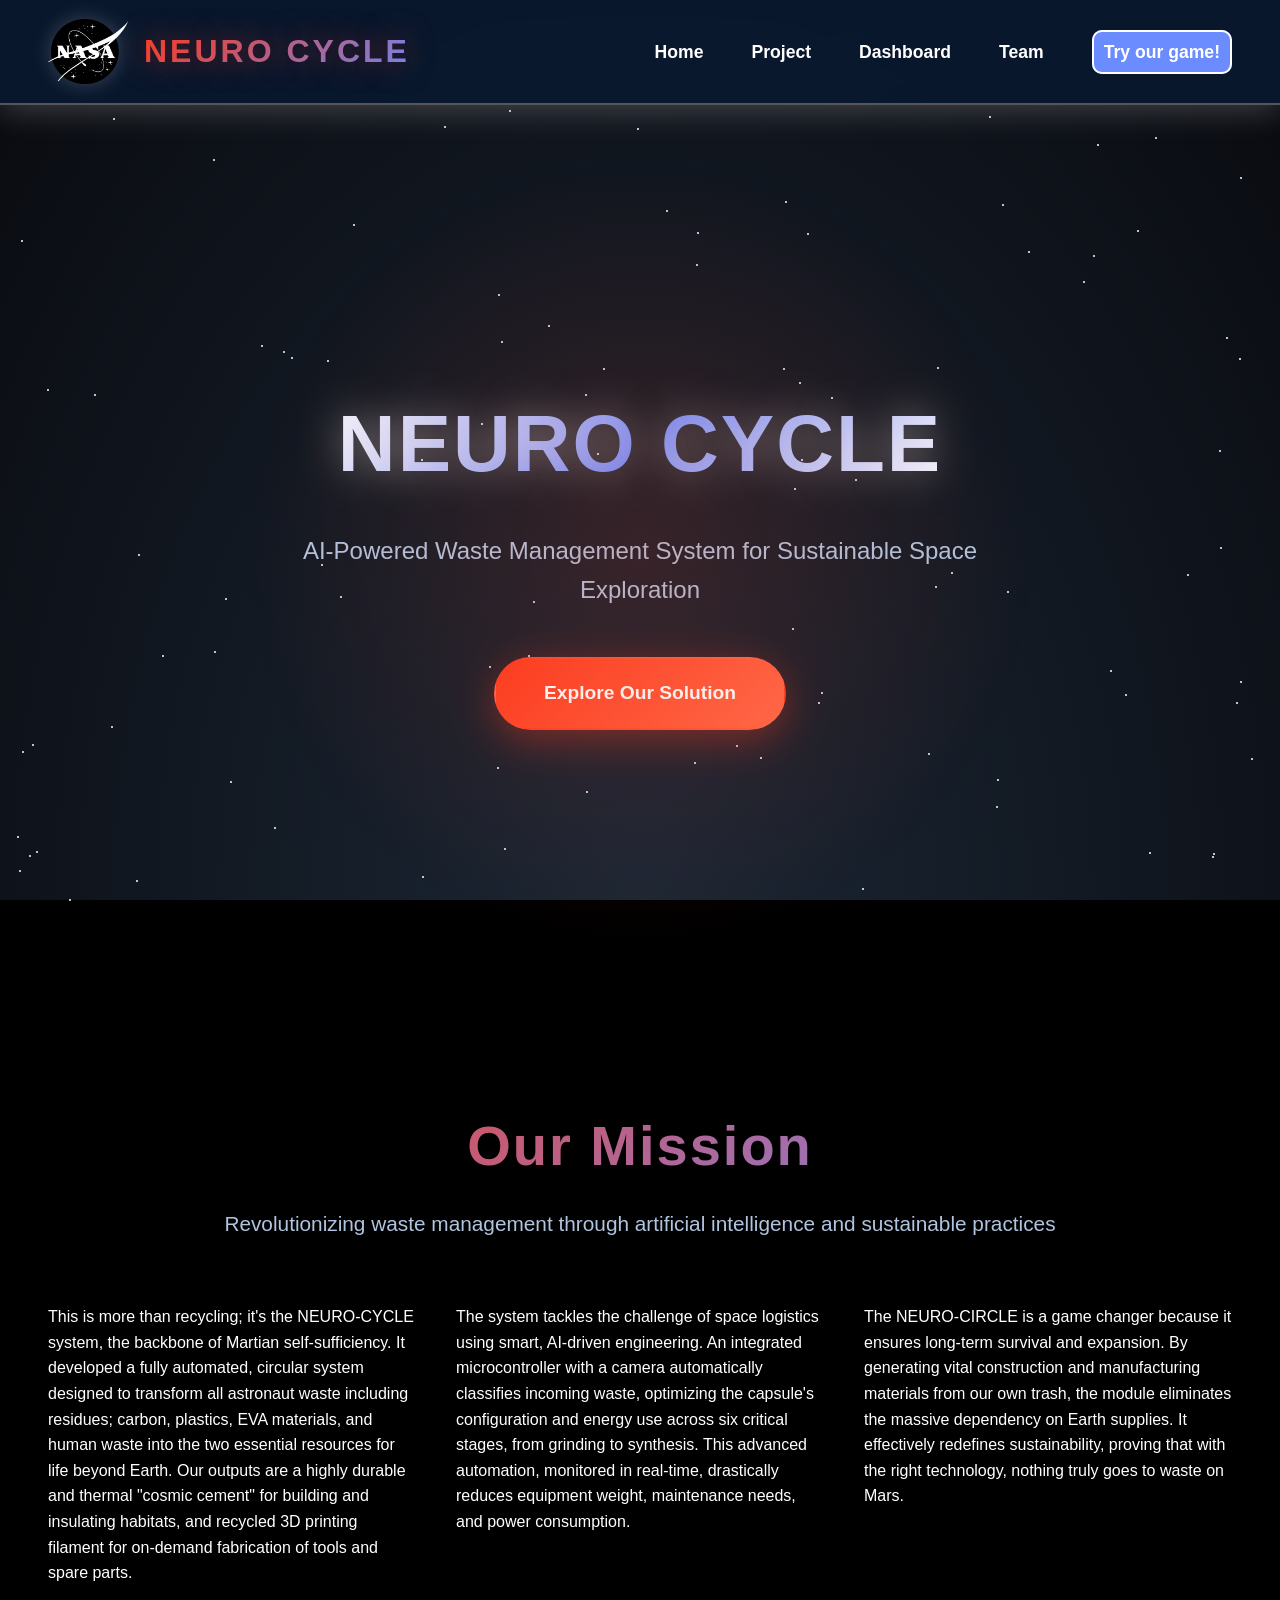
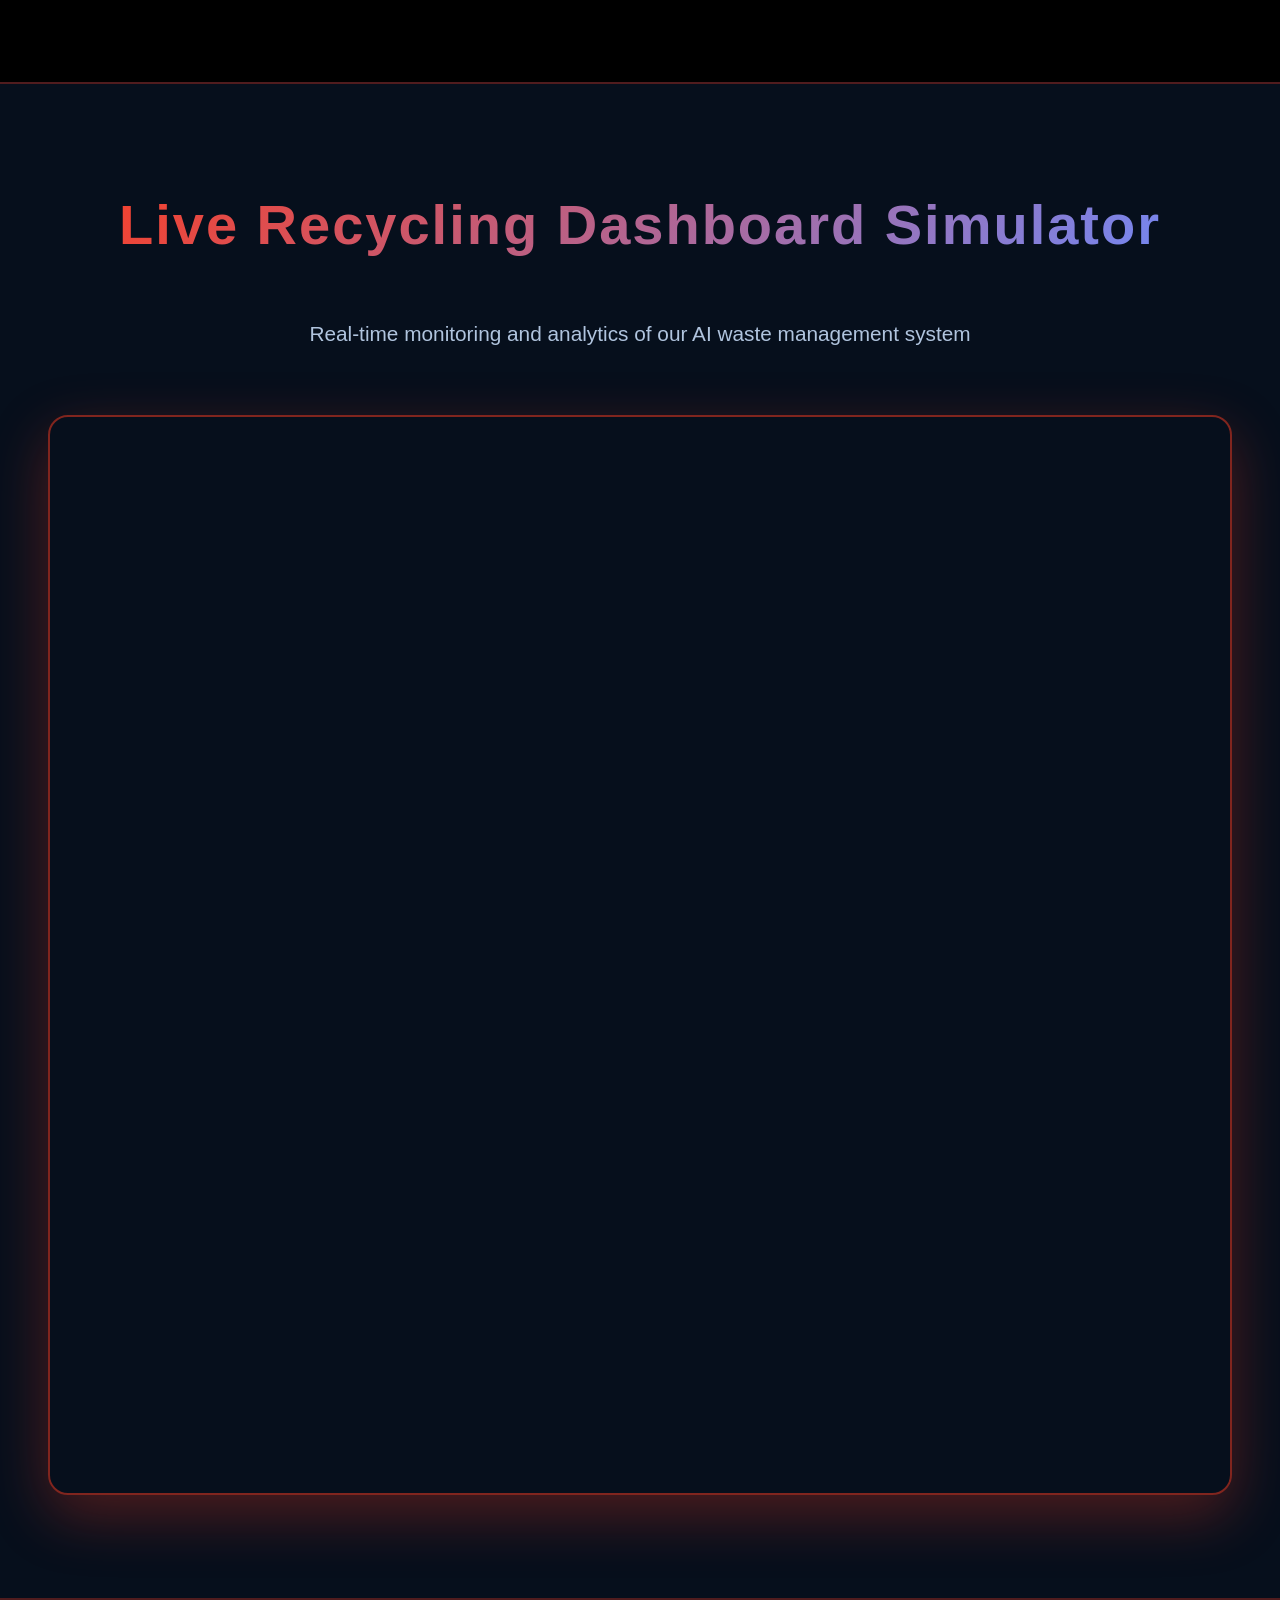
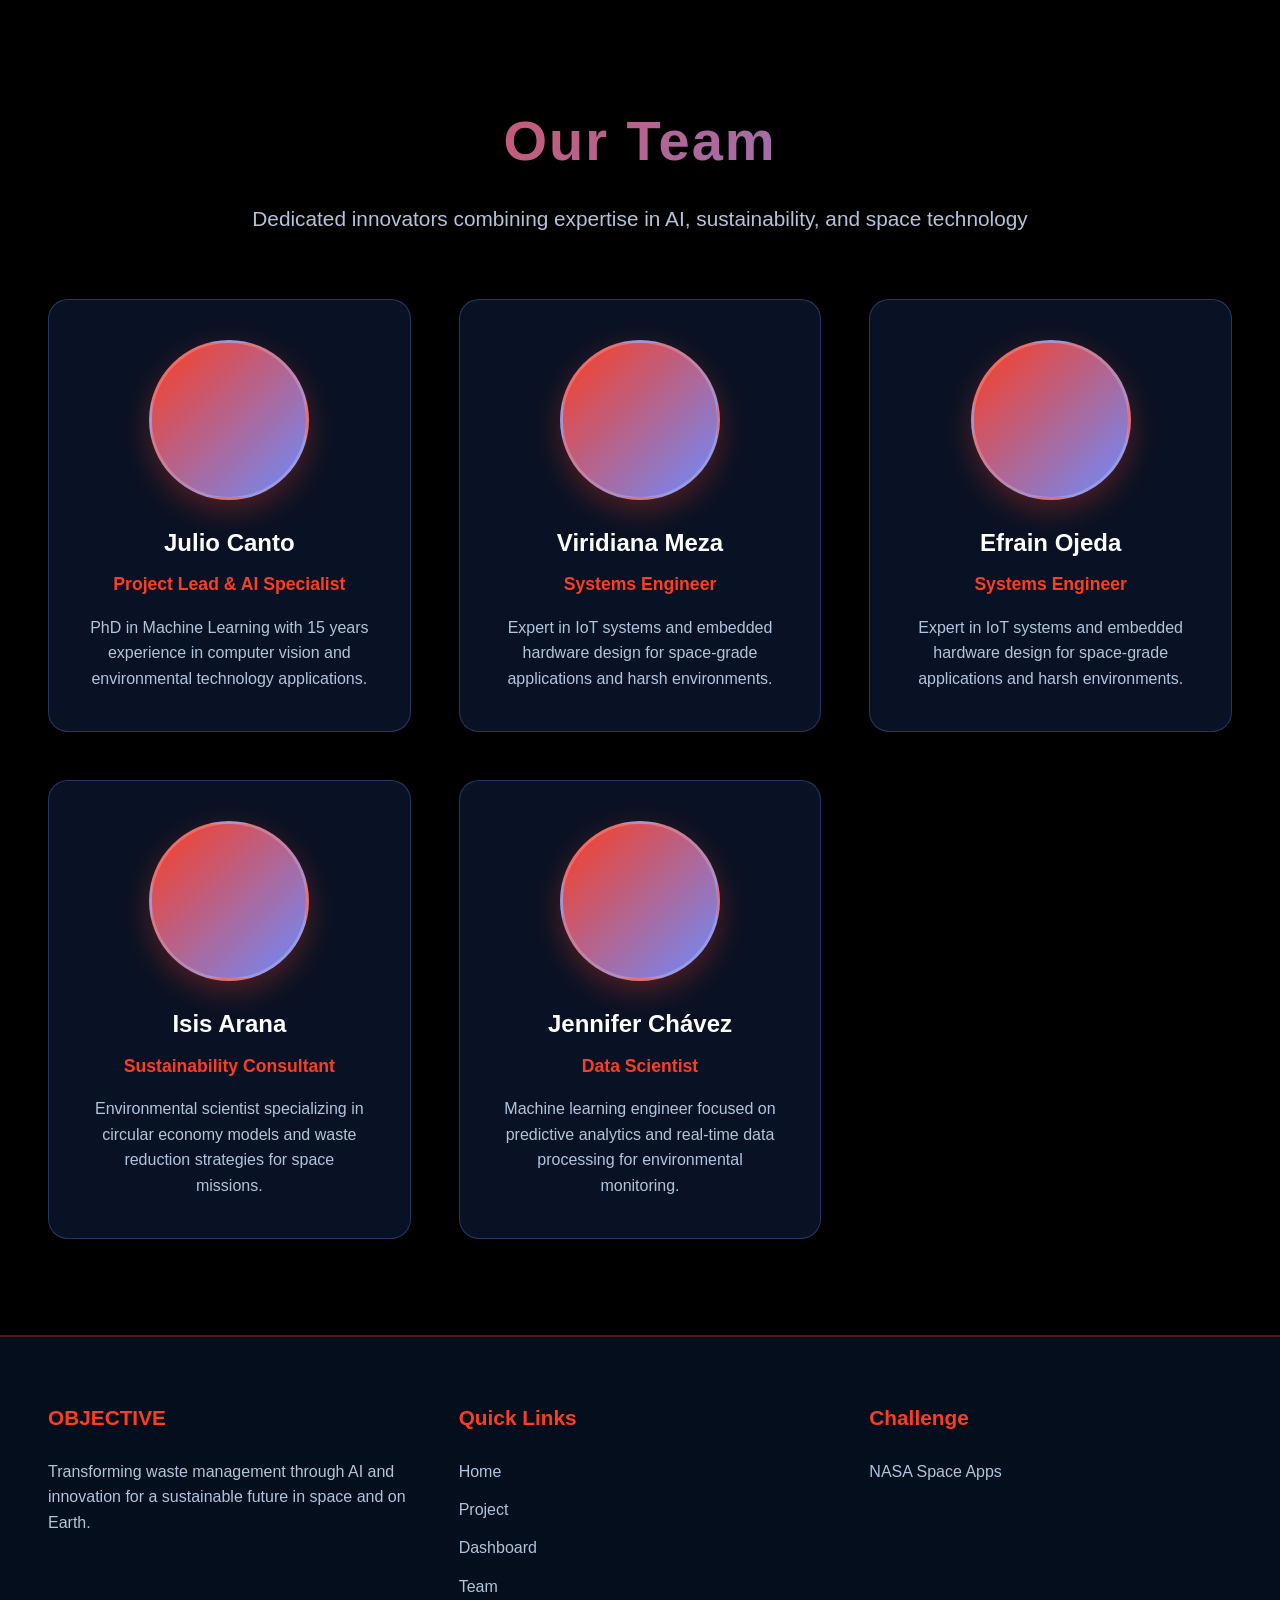
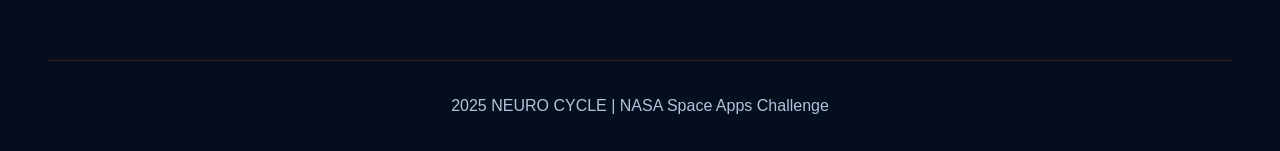
<file: index.html>
<!DOCTYPE html>
<html lang="en">
<head>
    <meta charset="UTF-8">
    <meta name="viewport" content="width=device-width, initial-scale=1.0">
    <title>NEURO CYCLE - NASA Space Apps Challenge 2025</title>
    <link rel="stylesheet" href="styles.css">
</head>
<body>
    <!-- Animated Space Background -->
    <div class="space-bg">
        <div class="stars" id="stars"></div>
    </div>

    <!-- Header -->
    <header>
        <nav>
            <div class="name-container">
                <img class="nasa-item" src="images/nasa-icon.png" alt="NASA">
                <div class="logo">NEURO CYCLE</div>
            </div>
            <ul>
                <li><a href="#inicio">Home</a></li>
                <li><a href="#project">Project</a></li>
                <li><a href="#dashboard">Dashboard</a></li>
                <li><a href="#team">Team</a></li>
                <li><a target="_blank" class="game-simulator" href="https://www.roblox.com/games/82959101077297/">Try our game!</a></li>
            </ul>
        </nav>
    </header>

    <!-- Hero Section -->
    <div class="hero" id="inicio">
        <h1>NEURO CYCLE</h1>
        <p>AI-Powered Waste Management System for Sustainable Space Exploration</p>
        <a href="#project" class="cta-button">Explore Our Solution</a>
    </div>

    <!-- Project Overview -->
    <section id="project">
        <h2>Our Mission</h2>
        <p class="section-subtitle">Revolutionizing waste management through artificial intelligence and sustainable practices</p>
        
        <div class="services-grid">
            <p>This is more than recycling; it's the NEURO-CYCLE system, the backbone of Martian self-sufficiency. It developed a fully automated, circular system designed to transform all astronaut waste including residues; carbon, plastics, EVA materials, and human waste into the two essential resources for life beyond Earth. Our outputs are a highly durable and thermal "cosmic cement" for building and insulating habitats, and recycled 3D printing filament for on-demand fabrication of tools and spare parts.</p>
            <p>The system tackles the challenge of space logistics using smart, AI-driven engineering. An integrated microcontroller with a camera automatically classifies incoming waste, optimizing the capsule's configuration and energy use across six critical stages, from grinding to synthesis. This advanced automation, monitored in real-time, drastically reduces equipment weight, maintenance needs, and power consumption.</p>
            <p>The NEURO-CIRCLE is a game changer because it ensures long-term survival and expansion. By generating vital construction and manufacturing materials from our own trash, the module eliminates the massive dependency on Earth supplies. It effectively redefines sustainability, proving that with the right technology, nothing truly goes to waste on Mars.</p>
        </div>
    </section>

    <!-- Dashboard Section -->
    <div class="dashboard-section" id="dashboard">
        <div class="dashboard-container">
            <h2>Live Recycling Dashboard Simulator</h2>
            <p class="section-subtitle">Real-time monitoring and analytics of our AI waste management system</p>
            <iframe src="https://v0-recycling-dashboard.vercel.app/" allowfullscreen></iframe>
        </div>
    </div>

    <!-- Team Section -->
    <section id="team">
        <h2>Our Team</h2>
        <p class="section-subtitle">Dedicated innovators combining expertise in AI, sustainability, and space technology</p>
        
        <div class="team-grid">
            <div class="team-member">
                <div class="team-member-photo"></div>
                <h3>Julio Canto</h3>
                <p class="role">Project Lead & AI Specialist</p>
                <p>PhD in Machine Learning with 15 years experience in computer vision and environmental technology applications.</p>
            </div>
            <div class="team-member">
                <div class="team-member-photo"></div>
                <h3>Viridiana Meza</h3>
                <p class="role">Systems Engineer</p>
                <p>Expert in IoT systems and embedded hardware design for space-grade applications and harsh environments.</p>
            </div>
                <div class="team-member">
                <div class="team-member-photo"></div>
                <h3>Efrain Ojeda</h3>
                <p class="role">Systems Engineer</p>
                <p>Expert in IoT systems and embedded hardware design for space-grade applications and harsh environments.</p>
            </div>
            <div class="team-member">
                <div class="team-member-photo"></div>
                <h3>Isis Arana</h3>
                <p class="role">Sustainability Consultant</p>
                <p>Environmental scientist specializing in circular economy models and waste reduction strategies for space missions.</p>
            </div>
            <div class="team-member">
                <div class="team-member-photo"></div>
                <h3>Jennifer Chávez</h3>
                <p class="role">Data Scientist</p>
                <p>Machine learning engineer focused on predictive analytics and real-time data processing for environmental monitoring.</p>
            </div>
        </div>
    </section>

    <!-- Footer -->
    <footer>
        <div class="footer-content">
            <div class="footer-section">
                <h4>OBJECTIVE</h4>
                <p>Transforming waste management through AI and innovation for a sustainable future in space and on Earth.</p>
            </div>
            <div class="footer-section">
                <h4>Quick Links</h4>
                <a href="#inicio">Home</a>
                <a href="#project">Project</a>
                <a href="#dashboard">Dashboard</a>
                <a href="#team">Team</a>
            </div>
             <div class="footer-section">
                <h4>Challenge</h4>
                <a target="_blank" href="https://www.spaceappschallenge.org/">NASA Space Apps</a>
            </div>
        </div>
        <div class="footer-bottom">
            <p> 2025 NEURO CYCLE | NASA Space Apps Challenge </p>
        </div>
    </footer>

    <script>
        // Generate animated stars
        const starsContainer = document.getElementById('stars');
        for (let i = 0; i < 100; i++) {
            const star = document.createElement('div');
            star.className = 'star';
            star.style.left = Math.random() * 100 + '%';
            star.style.top = Math.random() * 100 + '%';
            star.style.animationDelay = Math.random() * 3 + 's';
            starsContainer.appendChild(star);
        }

        // Smooth scrolling
        document.querySelectorAll('a[href^="#"]').forEach(anchor => {
            anchor.addEventListener('click', function (e) {
                e.preventDefault();
                const target = document.querySelector(this.getAttribute('href'));
                if (target) {
                    target.scrollIntoView({ behavior: 'smooth', block: 'start' });
                }
            });
        });

    </script>
</body>
</html>
</file>
<file: styles.css>
* {
            margin: 0;
            padding: 0;
            box-sizing: border-box;
        }

        body {
            font-family: 'Segoe UI', Tahoma, Geneva, Verdana, sans-serif;
            line-height: 1.6;
            color: #fff;
            background: #000;
            overflow-x: hidden;
        }

        /* Animated Space Background */
        .space-bg {
            position: fixed;
            top: 0;
            left: 0;
            width: 100%;
            height: 100%;
            background: radial-gradient(ellipse at bottom, #1B2735 0%, #090A0F 100%);
            z-index: -1;
        }

        .stars {
            position: fixed;
            top: 0;
            left: 0;
            width: 100%;
            height: 100%;
            pointer-events: none;
        }

        .star {
            position: absolute;
            width: 2px;
            height: 2px;
            background: white;
            border-radius: 50%;
            animation: twinkle 3s infinite;
        }

        @keyframes twinkle {
            0%, 100% { opacity: 0.3; }
            50% { opacity: 1; }
        }

        /* Header */
        header {
            background: rgba(10, 25, 47, 0.95);
            backdrop-filter: blur(10px);
            border-bottom: 2px solid #565656;
            padding: 1.2rem 0;
            position: sticky;
            top: 0;
            z-index: 1000;
            box-shadow: 0 5px 30px rgba(186, 186, 186, 0.3);
        }

        nav {
            max-width: 1400px;
            margin: 0 auto;
            display: flex;
            justify-content: space-between;
            align-items: center;
            padding: 0 3rem;
        }

        .name-container {
            display: flex;
            align-items: center;
            gap: 1rem;
        }

        .nasa-item {
            width: 80px;
            height: 65px;
            filter: drop-shadow(0 0 10px rgba(255, 255, 255, 0.2));
            animation: float 3s ease-in-out infinite;
        }

        @keyframes float {
            0%, 100% { transform: translateY(0px); }
            50% { transform: translateY(-10px); }
        }

        .logo {
            font-size: 2rem;
            font-weight: 900;
            letter-spacing: 3px;
            background: linear-gradient(135deg, #FC3D21 0%, #6B8CFF 100%);
            -webkit-background-clip: text;
            -webkit-text-fill-color: transparent;
            text-shadow: 0 0 30px rgba(252, 61, 33, 0.5);
        }

        nav ul {
            display: flex;
            list-style: none;
            gap: 3rem;
        }

        nav a {
            color: #fff;
            text-decoration: none;
            font-weight: 600;
            font-size: 1.1rem;
            transition: all 0.3s;
            position: relative;
        }

        nav a::after {
            content: '';
            position: absolute;
            bottom: -5px;
            left: 0;
            width: 0;
            height: 2px;
            background: #FC3D21;
            transition: width 0.3s;
        }

        nav a:hover::after {
            width: 100%;
        }


        /* Hero Section */
        .hero {
            min-height: 100vh;
            display: flex;
            flex-direction: column;
            justify-content: center;
            align-items: center;
            text-align: center;
            padding: 2rem;
            position: relative;
            overflow: hidden;
        }

        .hero::before {
            content: '';
            position: absolute;
            width: 800px;
            height: 800px;
            background: radial-gradient(circle, rgba(252, 61, 33, 0.15) 0%, transparent 70%);
            border-radius: 50%;
            animation: pulse 4s ease-in-out infinite;
        }

        @keyframes pulse {
            0%, 100% { transform: scale(1); opacity: 0.5; }
            50% { transform: scale(1.2); opacity: 0.8; }
        }

        .hero h1 {
            font-size: 5rem;
            font-weight: 900;
            margin-bottom: 1.5rem;
            background: linear-gradient(135deg, #ffffff 0%, #6B8CFF 50%, #fff 100%);
            -webkit-background-clip: text;
            -webkit-text-fill-color: transparent;
            animation: fadeInUp 1s ease-out;
            text-shadow: 0 0 40px rgba(249, 239, 237, 0.5);
            letter-spacing: 2px;
        }

        @keyframes fadeInUp {
            from {
                opacity: 0;
                transform: translateY(30px);
            }
            to {
                opacity: 1;
                transform: translateY(0);
            }
        }

        .hero p {
            font-size: 1.5rem;
            margin-bottom: 3rem;
            color: #b0c4de;
            max-width: 800px;
            animation: fadeIn 1.5s ease-out 0.3s backwards;
        }

        @keyframes fadeIn {
            from { opacity: 0; }
            to { opacity: 1; }
        }

        .cta-button {
            display: inline-block;
            background: linear-gradient(135deg, #FC3D21 0%, #ff6b4a 100%);
            color: white;
            padding: 1.2rem 3rem;
            text-decoration: none;
            border-radius: 50px;
            font-weight: 700;
            font-size: 1.2rem;
            transition: all 0.3s;
            box-shadow: 0 10px 40px rgba(252, 61, 33, 0.4);
            animation: fadeIn 2s ease-out 0.6s backwards;
            border: 2px solid transparent;
        }

        .cta-button:hover {
            transform: translateY(-5px) scale(1.05);
            box-shadow: 0 15px 50px rgba(252, 61, 33, 0.6);
            border-color: #fff;
        }

        /* Sections */
        section {
            max-width: 1400px;
            margin: 0 auto;
            padding: 6rem 3rem;
            position: relative;
        }

        h2 {
            font-size: 3.5rem;
            margin-bottom: 1rem;
            text-align: center;
            background: linear-gradient(135deg, #FC3D21 0%, #6B8CFF 100%);
            -webkit-background-clip: text;
            -webkit-text-fill-color: transparent;
            font-weight: 900;
            letter-spacing: 2px;
        }

        .section-subtitle {
            text-align: center;
            color: #b0c4de;
            margin-bottom: 4rem;
            font-size: 1.3rem;
        }

        /* Project Features Grid */
        .services-grid {
            display: grid;
            grid-template-columns: repeat(auto-fit, minmax(350px, 1fr));
            gap: 2.5rem;
            margin-top: 4rem;
        }

        .service-card {
            background: rgba(15, 30, 60, 0.6);
            backdrop-filter: blur(10px);
            padding: 2.5rem;
            border-radius: 20px;
            border: 1px solid rgba(252, 61, 33, 0.3);
            transition: all 0.4s;
            position: relative;
            overflow: hidden;
        }

        .service-card::before {
            content: '';
            position: absolute;
            top: -50%;
            left: -50%;
            width: 200%;
            height: 200%;
            background: radial-gradient(circle, rgba(252, 61, 33, 0.1) 0%, transparent 70%);
            opacity: 0;
            transition: opacity 0.4s;
        }

        .service-card:hover::before {
            opacity: 1;
        }

        .service-card:hover {
            transform: translateY(-10px);
            border-color: #FC3D21;
            box-shadow: 0 20px 60px rgba(252, 61, 33, 0.4);
        }

        .service-card h3 {
            color: #FC3D21;
            margin-bottom: 1rem;
            font-size: 1.8rem;
            font-weight: 700;
        }

        .service-card p {
            color: #b0c4de;
            line-height: 1.8;
            font-size: 1.05rem;
        }

        /* Dashboard Section */
        .dashboard-section {
            background: rgba(10, 25, 47, 0.6);
            backdrop-filter: blur(10px);
            padding: 6rem 3rem;
            border-top: 2px solid rgba(252, 61, 33, 0.3);
            border-bottom: 2px solid rgba(252, 61, 33, 0.3);
        }

        .dashboard-container {
            max-width: 1400px;
            margin: 0 auto;
        }

        .dashboard-container h2 {
            margin-bottom: 3rem;
        }

        iframe {
            width: 100%;
            height: 120vh;
            border: 2px solid rgba(252, 61, 33, 0.5);
            border-radius: 20px;
            box-shadow: 0 20px 60px rgba(252, 61, 33, 0.3);
        }

        /* Team Section */
        .team-grid {
            display: grid;
            grid-template-columns: repeat(auto-fit, minmax(280px, 1fr));
            gap: 3rem;
            margin-top: 4rem;
        }

        .team-member {
            text-align: center;
            padding: 2.5rem;
            background: rgba(15, 30, 60, 0.6);
            backdrop-filter: blur(10px);
            border-radius: 20px;
            border: 1px solid rgba(107, 140, 255, 0.3);
            transition: all 0.4s;
        }

        .team-member:hover {
            transform: translateY(-10px);
            border-color: #6B8CFF;
            box-shadow: 0 20px 60px rgba(107, 140, 255, 0.4);
        }

        .team-member-photo {
            width: 160px;
            height: 160px;
            border-radius: 50%;
            background: linear-gradient(135deg, #FC3D21 0%, #6B8CFF 100%);
            margin: 0 auto 1.5rem;
            border: 3px solid rgba(255, 255, 255, 0.2);
            box-shadow: 0 10px 30px rgba(252, 61, 33, 0.3);
        }

        .team-member h3 {
            color: #fff;
            margin-bottom: 0.5rem;
            font-size: 1.5rem;
        }

        .team-member .role {
            color: #FC3D21;
            font-weight: 700;
            margin-bottom: 1rem;
            font-size: 1.1rem;
        }

        .team-member p {
            color: #b0c4de;
            font-size: 1rem;
        }

        /* Contact Section */
        .contact {
            background: rgba(10, 25, 47, 0.8);
            backdrop-filter: blur(10px);
        }

        .contact-content {
            display: grid;
            grid-template-columns: 1fr 1fr;
            gap: 4rem;
            margin-top: 4rem;
        }

        .contact-info {
            padding: 2rem;
        }

        .contact-info h3 {
            color: #FC3D21;
            margin-bottom: 2rem;
            font-size: 2rem;
        }

        .contact-item {
            margin-bottom: 2rem;
            display: flex;
            gap: 1rem;
        }

        .contact-item strong {
            color: #6B8CFF;
            min-width: 120px;
            font-size: 1.1rem;
        }

        .contact-item span {
            color: #b0c4de;
        }

        .contact-form {
            background: rgba(15, 30, 60, 0.8);
            backdrop-filter: blur(10px);
            padding: 3rem;
            border-radius: 20px;
            border: 1px solid rgba(252, 61, 33, 0.3);
        }

        .form-group {
            margin-bottom: 1.8rem;
        }

        .form-group label {
            display: block;
            margin-bottom: 0.8rem;
            color: #fff;
            font-weight: 600;
            font-size: 1.05rem;
        }

        .form-group input,
        .form-group textarea {
            width: 100%;
            padding: 1rem;
            border: 2px solid rgba(107, 140, 255, 0.3);
            border-radius: 10px;
            font-family: inherit;
            background: rgba(0, 0, 0, 0.3);
            color: #fff;
            transition: all 0.3s;
            font-size: 1rem;
        }

        .form-group input:focus,
        .form-group textarea:focus {
            outline: none;
            border-color: #FC3D21;
            box-shadow: 0 0 20px rgba(252, 61, 33, 0.3);
        }

        .form-group textarea {
            min-height: 150px;
            resize: vertical;
        }

        .submit-button {
            background: linear-gradient(135deg, #FC3D21 0%, #ff6b4a 100%);
            color: white;
            padding: 1.2rem 2.5rem;
            border: none;
            border-radius: 50px;
            font-size: 1.1rem;
            font-weight: 700;
            cursor: pointer;
            width: 100%;
            transition: all 0.3s;
            box-shadow: 0 10px 30px rgba(252, 61, 33, 0.4);
        }

        .submit-button:hover {
            transform: translateY(-3px);
            box-shadow: 0 15px 40px rgba(252, 61, 33, 0.6);
        }

        .game-simulator {
            color: #ffffff;
            background-color: #6B8CFF;
            padding: 10px;
            border: 2px solid #ffffff;
            border-radius: 10px;
            text-align: center;
        }

        .game-simulator:hover{
            background-color: #627fe8;
            box-shadow: 0 0 10px rgba(255, 255, 255, 0.8);
        }

        .game-simulator:hover::after{
            width: 0%;

        }

        /* Footer */
        footer {
            background: rgba(5, 15, 30, 0.95);
            backdrop-filter: blur(10px);
            color: white;
            padding: 4rem 3rem 2rem;
            border-top: 2px solid rgba(252, 61, 33, 0.3);
        }

        .footer-content {
            max-width: 1400px;
            margin: 0 auto;
            display: grid;
            grid-template-columns: repeat(auto-fit, minmax(250px, 1fr));
            gap: 3rem;
            margin-bottom: 3rem;
            text-align: left;
        }

        .footer-section h4 {
            margin-bottom: 1.5rem;
            font-size: 1.3rem;
            color: #FC3D21;
        }

        .footer-section p,
        .footer-section a {
            color: #b0c4de;
            text-decoration: none;
            display: block;
            margin-bottom: 0.8rem;
            transition: color 0.3s;
        }

        .footer-section a:hover {
            color: #FC3D21;
        }

        .footer-bottom {
            border-top: 1px solid rgba(252, 61, 33, 0.2);
            padding-top: 2rem;
            text-align: center;
            color: #b0c4de;
        }

        /* Responsive */
        @media (max-width: 968px) {
            nav {
                flex-direction: column;
                gap: 1.5rem;
            }

            nav ul {
                flex-direction: column;
                gap: 1rem;
                text-align: center;
            }

            .hero h1 {
                font-size: 3rem;
            }

            .hero p {
                font-size: 1.2rem;
            }

            h2 {
                font-size: 2.5rem;
            }

            .contact-content {
                grid-template-columns: 1fr;
            }

            .services-grid,
            .team-grid {
                grid-template-columns: 1fr;
            }
        }
</file>
